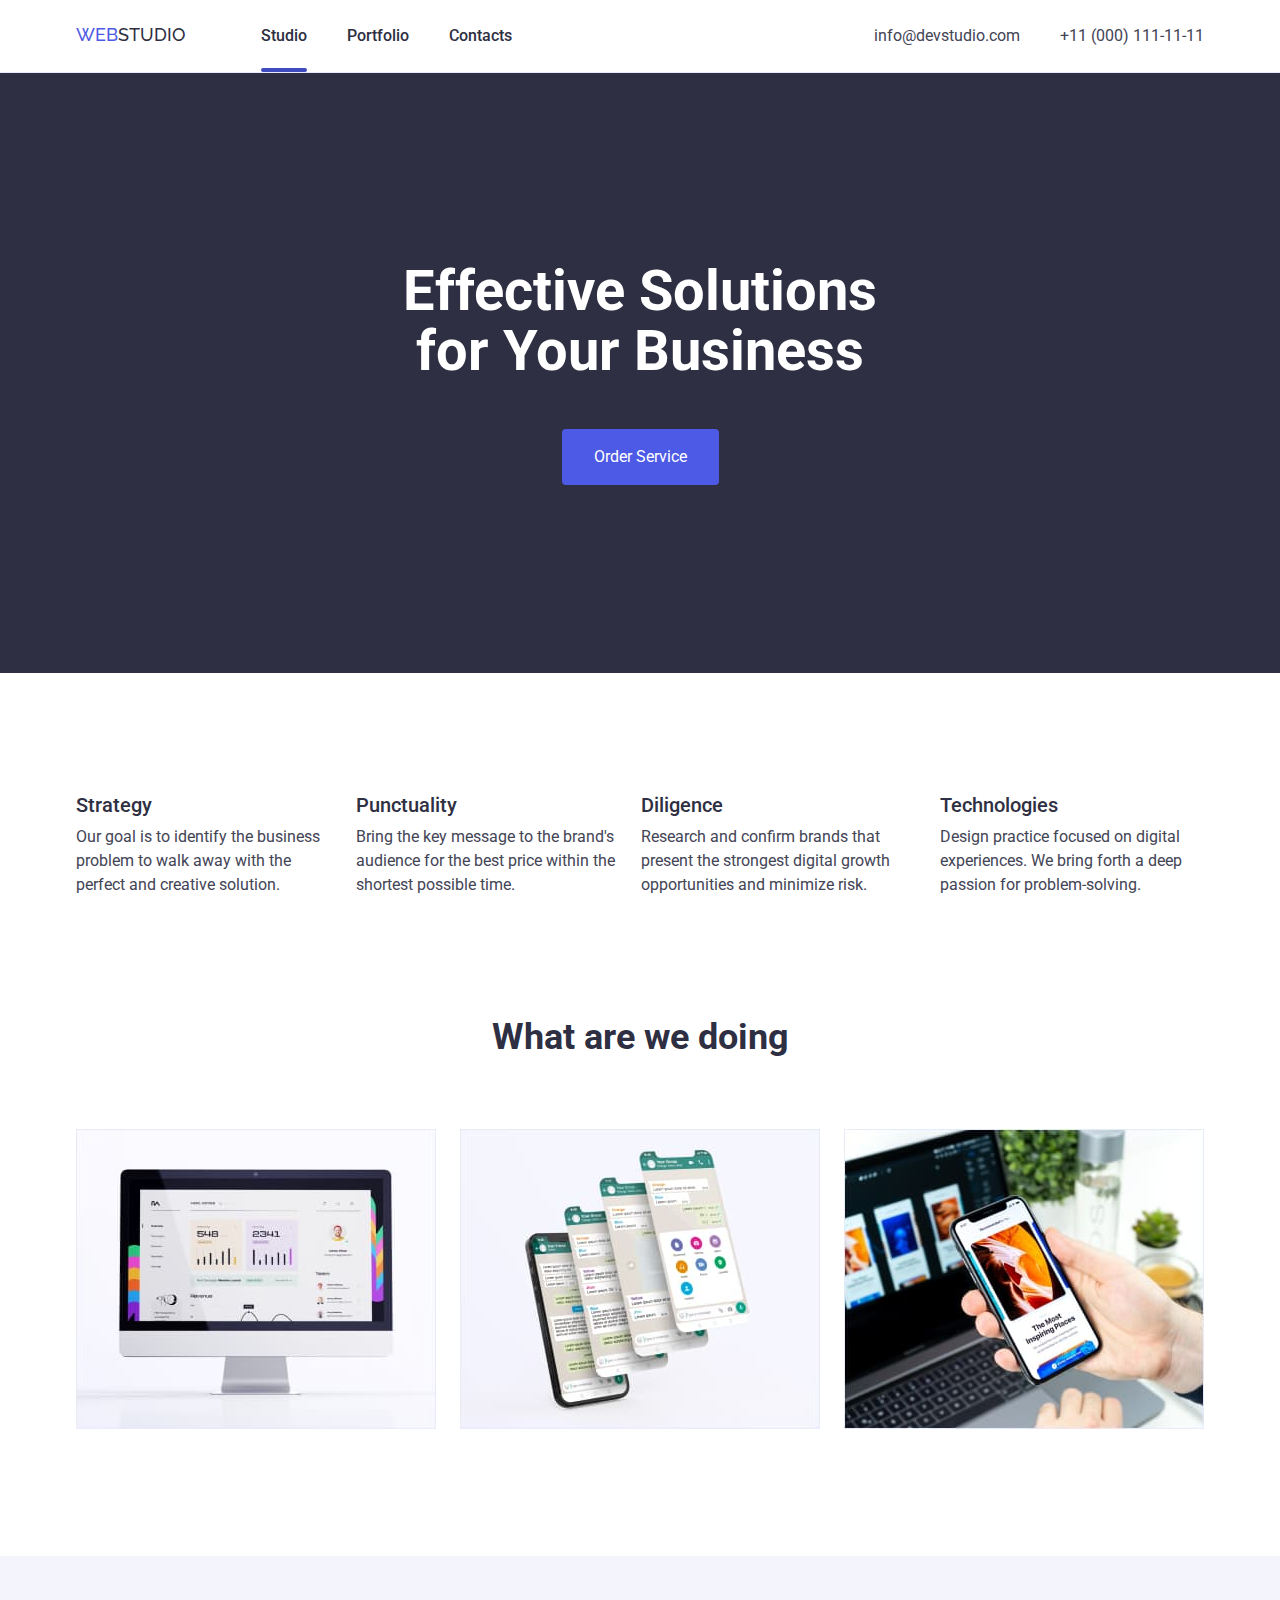
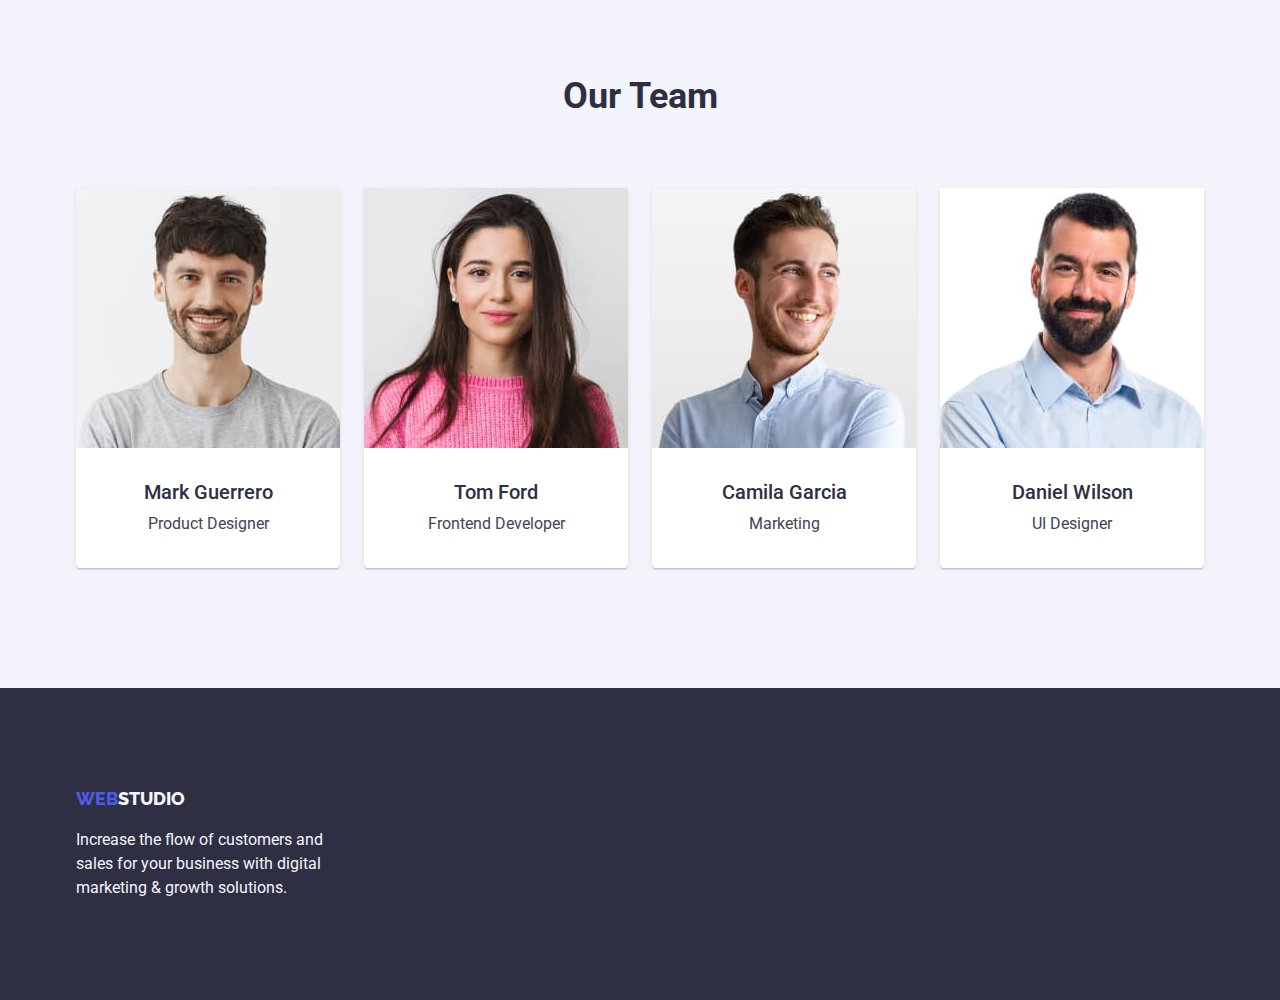
<file: index.html>
<!DOCTYPE html>
<html lang="en">
  <head>
  <meta charset="UTF-8" />
  <meta name="viewport" content="width=device-width, initial-scale=1.0" />
  <link rel="stylesheet" href="./css/modern-normalize.css" />
  <link rel="stylesheet" href="./css/styles.css" />
  <link rel="preconnect" href="https://fonts.googleapis.com" />
  <link rel="preconnect" href="https://fonts.gstatic.com" crossorigin />
  <link
    href="https://fonts.googleapis.com/css2?family=Raleway:wght@800&family=Roboto:wght@400;500;700;900&display=swap"
    rel="stylesheet"
  />
  <title>Web Studio</title>
</head>


  <body>
    <header class="header">
  <div class="container header__content">
    <nav class="header__nav">
      <a href="./index.html" class="logo">
        <span class="blue">web</span>studio
      </a>
      <ul>
        <li><a href="./index.html" data-path="index">Studio</a></li>
        <li><a href="./portfolio.html" data-path="portfolio">Portfolio</a></li>
        <li><a href="#">Contacts</a></li>
      </ul>
    </nav>

    <address class="header__contacts">
      <ul>
        <li><a href="mailto:info@devstudio.com">info@devstudio.com</a></li>
        <li><a href="tel:+110001111111">+11 (000) 111-11-11</a></li>
      </ul>
    </address>
  </div>
</header>


    <main>
      <section class="section section--hero">
        <div class="container hero__content">
          <h1>Effective Solutions for Your Business</h1>
          <button class="hero__button" type="button">Order Service</button>
        </div>
      </section>

      <section class="section description">
        <h2 class="visually-hidden"></h2>
        <div class="container">
          <ul class="description__wrapper">
            <li>
              <h3>Strategy</h3>
              <p>
                Our goal is to identify the business problem to walk away with
                the perfect and creative solution.
              </p>
            </li>

            <li>
              <h3>Punctuality</h3>
              <p>
                Bring the key message to the brand's audience for the best price
                within the shortest possible time.
              </p>
            </li>

            <li>
              <h3>Diligence</h3>
              <p>
                Research and confirm brands that present the strongest digital
                growth opportunities and minimize risk.
              </p>
            </li>

            <li>
              <h3>Technologies</h3>
              <p>
                Design practice focused on digital experiences. We bring forth a
                deep passion for problem-solving.
              </p>
            </li>
          </ul>
        </div>
      </section>

      <section class="section section--jobs">
        <div class="container">
          <h2 class="section__title">What are we doing</h2>
          <ul class="jobs__image-wrapper">
            <li>
              <img
                src="./images/description/img_1.jpg"
                width="360"
                height="300"
                alt="monitor"
              />
            </li>
            <li>
              <img
                src="./images/description/img_2.jpg"
                width="360"
                height="300"
                alt="screens"
              />
            </li>
            <li>
              <img
                src="./images/description/img_3.jpg"
                width="360"
                height="300"
                alt="smartphone"
              />
            </li>
          </ul>
        </div>
      </section>

      <section class="section section--team">
        <div class="container">
          <h2 class="section__title">Our Team</h2>
          <ul class="team__image-wrapper">
            <li class="team__card">
              <img
                src="./images/team/img_1.jpg"
                width="264"
                height="260"
                alt="Mark Guerrero"
              />
              <div class="team__card-footer">
                <h3 class="team__card-title">Mark Guerrero</h3>
                <p>Product Designer</p>
              </div>
            </li>

            <li class="team__card">
              <img
                src="./images/team/img_2.jpg"
                width="264"
                height="260"
                alt="Tom Ford"
              />
              <div class="team__card-footer">
                <h3 class="team__card-title">Tom Ford</h3>
                <p>Frontend Developer</p>
              </div>
            </li>

            <li class="team__card">
              <img
                src="./images/team/img_3.jpg"
                width="264"
                height="260"
                alt="Camila Garcia"
              />
              <div class="team__card-footer">
                <h3 class="team__card-title">Camila Garcia</h3>
                <p>Marketing</p>
              </div>
            </li>

            <li class="team__card">
              <img
                src="./images/team/img_4.jpg"
                width="264"
                height="260"
                alt="Daniel Wilson"
              />
              <div class="team__card-footer">
                <h3 class="team__card-title">Daniel Wilson</h3>
                <p>UI Designer</p>
              </div>
            </li>
          </ul>
        </div>
      </section>
    </main>

    <footer class="footer">
  <div class="container">
    <a href="./index.html" class="logo light">
      <span class="blue">web</span>studio
    </a>

    <p class="footer__description">
      Increase the flow of customers and sales for your business with digital
      marketing & growth solutions.
    </p>
  </div>
</footer>

<script src="./js/scripts.js"></script>

  </body>
</html>
</file>
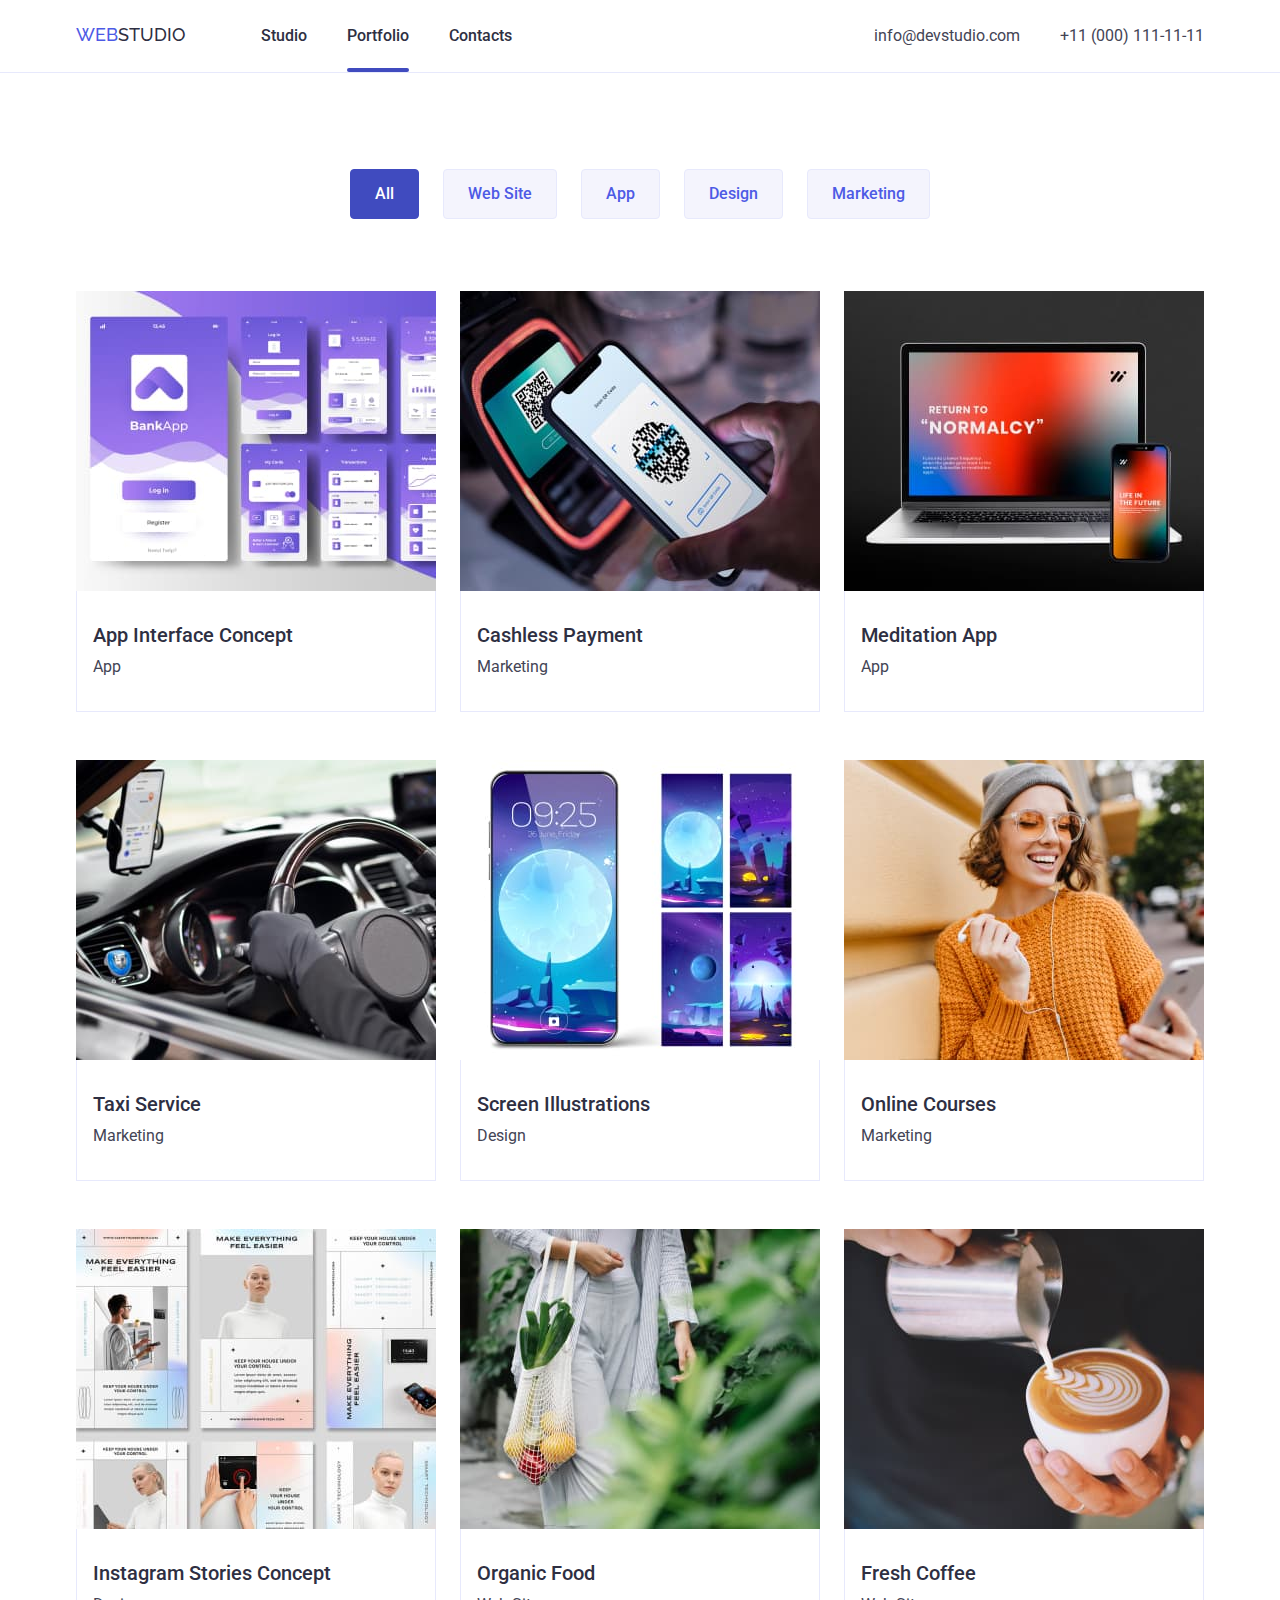
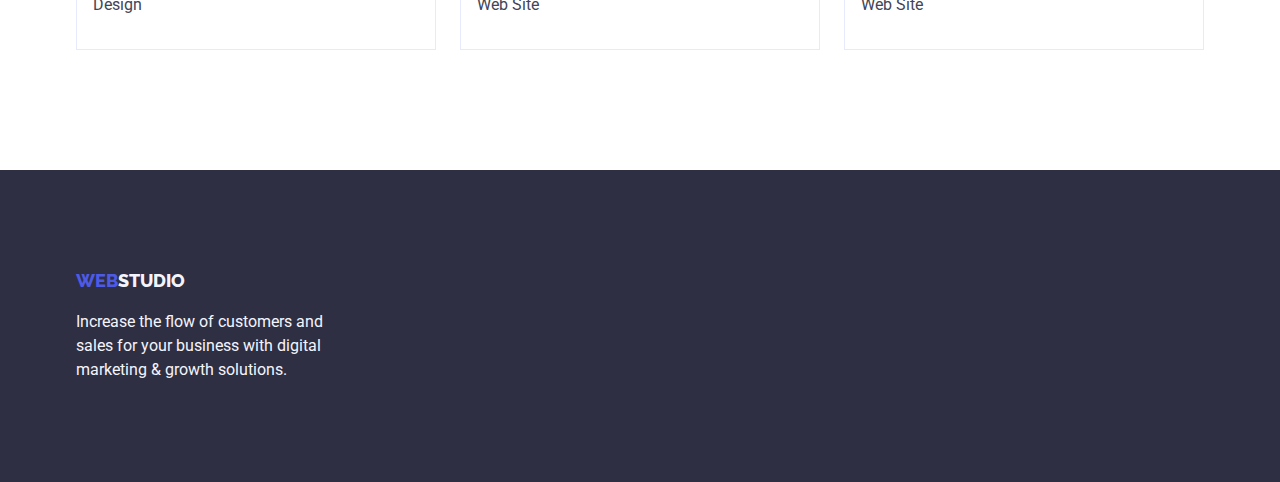
<file: portfolio.html>
<!DOCTYPE html>
<html lang="en">
  <head>
  <meta charset="UTF-8" />
  <meta name="viewport" content="width=device-width, initial-scale=1.0" />
  <link rel="stylesheet" href="./css/modern-normalize.css" />
  <link rel="stylesheet" href="./css/styles.css" />
  <link rel="preconnect" href="https://fonts.googleapis.com" />
  <link rel="preconnect" href="https://fonts.gstatic.com" crossorigin />
  <link
    href="https://fonts.googleapis.com/css2?family=Raleway:wght@800&family=Roboto:wght@400;500;700;900&display=swap"
    rel="stylesheet"
  />
  <title>Portfolio</title>
</head>


  <body>
    <header class="header">
  <div class="container header__content">
    <nav class="header__nav">
      <a href="./index.html" class="logo">
        <span class="blue">web</span>studio
      </a>
      <ul>
        <li><a href="./index.html" data-path="index">Studio</a></li>
        <li><a href="./portfolio.html" data-path="portfolio">Portfolio</a></li>
        <li><a href="#">Contacts</a></li>
      </ul>
    </nav>

    <address class="header__contacts">
      <ul>
        <li><a href="mailto:info@devstudio.com">info@devstudio.com</a></li>
        <li><a href="tel:+110001111111">+11 (000) 111-11-11</a></li>
      </ul>
    </address>
  </div>
</header>


    <main>
      <h1 class="visually-hidden"></h1>
      <section class="section section--projects">
        <div class="container">
          <ul class="tabs">
            <li><button class="active" type="button">All</button></li>
            <li><button type="button">Web Site</button></li>
            <li><button type="button">App</button></li>
            <li><button type="button">Design</button></li>
            <li><button type="button">Marketing</button></li>
          </ul>

          <ul class="projects__wrapper">
            <li class="projects__card">
              <a href="#">
                <img
                  src="./images/portfolio/img_1.jpg"
                  width="360"
                  height="300"
                  alt="Banking App Interface Concept"
                />
                <div class="projects__card-footer">
                  <h2 class="projects__card-title">App Interface Concept</h2>
                  <p>App</p>
                </div>
              </a>
            </li>
            <li class="projects__card">
              <a href="#">
                <img
                  src="./images/portfolio/img_2.jpg"
                  width="360"
                  height="300"
                  alt="Cashless Payment"
                />
                <div class="projects__card-footer">
                  <h2 class="projects__card-title">Cashless Payment</h2>
                  <p>Marketing</p>
                </div>
              </a>
            </li>
            <li class="projects__card">
              <a href="#">
                <img
                  src="./images/portfolio/img_3.jpg"
                  width="360"
                  height="300"
                  alt="Meditation App"
                />
                <div class="projects__card-footer">
                  <h2 class="projects__card-title">Meditation App</h2>
                  <p>App</p>
                </div>
              </a>
            </li>

            <li class="projects__card">
              <a href="#">
                <img
                  src="./images/portfolio/img_4.jpg"
                  width="360"
                  height="300"
                  alt="Taxi Service"
                />
                <div class="projects__card-footer">
                  <h2 class="projects__card-title">Taxi Service</h2>
                  <p>Marketing</p>
                </div>
              </a>
            </li>
            <li class="projects__card">
              <a href="#">
                <img
                  src="./images/portfolio/img_5.jpg"
                  width="360"
                  height="300"
                  alt="Screen Illustrations"
                />
                <div class="projects__card-footer">
                  <h2 class="projects__card-title">Screen Illustrations</h2>
                  <p>Design</p>
                </div>
              </a>
            </li>
            <li class="projects__card">
              <a href="#">
                <img
                  src="./images/portfolio/img_6.jpg"
                  width="360"
                  height="300"
                  alt="Online Courses"
                />
                <div class="projects__card-footer">
                  <h2 class="projects__card-title">Online Courses</h2>
                  <p>Marketing</p>
                </div>
              </a>
            </li>

            <li class="projects__card">
              <a href="#">
                <img
                  src="./images/portfolio/img_7.jpg"
                  width="360"
                  height="300"
                  alt="Instagram Stories Concept"
                />
                <div class="projects__card-footer">
                  <h2 class="projects__card-title">
                    Instagram Stories Concept
                  </h2>
                  <p>Design</p>
                </div>
              </a>
            </li>
            <li class="projects__card">
              <a href="#">
                <img
                  src="./images/portfolio/img_8.jpg"
                  width="360"
                  height="300"
                  alt="Organic Food"
                />
                <div class="projects__card-footer">
                  <h2 class="projects__card-title">Organic Food</h2>
                  <p>Web Site</p>
                </div>
              </a>
            </li>
            <li class="projects__card">
              <a href="#">
                <img
                  src="./images/portfolio/img_9.jpg"
                  width="360"
                  height="300"
                  alt="Fresh Coffee"
                />
                <div class="projects__card-footer">
                  <h2 class="projects__card-title">Fresh Coffee</h2>
                  <p>Web Site</p>
                </div>
              </a>
            </li>
          </ul>
        </div>
      </section>
    </main>

    <footer class="footer">
  <div class="container">
    <a href="./index.html" class="logo light">
      <span class="blue">web</span>studio
    </a>

    <p class="footer__description">
      Increase the flow of customers and sales for your business with digital
      marketing & growth solutions.
    </p>
  </div>
</footer>

<script src="./js/scripts.js"></script>

  </body>
</html>
</file>
<file: css/styles.css>
/* GENERAL */
:root {
  --slate: #434455;
  --white: #ffffff;
  --cornflower: #e7e9fc;
  --navy-blue: #2e2f42;
  --iris: #4d5ae5;
  --ocean: #404bbf;
  --cloud: #f4f4fd;

  --card-hover-shadow: 0px 2px 1px 0px #2e2f4214, 0px 1px 1px 0px #2e2f4229,
    0px 1px 6px 0px #2e2f4214;
  --tab-hover-shadow: 0px 2px 2px 0px #0000001f, 0px 2px 1px 0px #00000014,
    0px 3px 1px 0px #0000001a;
  --button-hover-shadow: 0px 4px 4px 0px #00000026;
}

body {
  font-family: Roboto, sans-serif;
  color: var(--slate);
  font-size: 16px;
  line-height: 24px;
  background-color: #fff;
}

h1,
h2,
h3,
p {
  margin: 0;
}

address {
  font-style: normal;
}

a {
  color: var(--slate);
  text-decoration: none;
}

button {
  font-family: inherit;
  font-size: inherit;
  line-height: inherit;
  border: none;
  cursor: pointer;
}

a,
button {
  transition: all 0.2s ease-in-out;
}

ul {
  list-style-type: none;
  margin: 0;
  padding: 0;
}

.container {
  max-width: 1128px;
  width: 98%;
  margin: 0 auto;
}

.visually-hidden {
  position: absolute;
  width: 1px;
  height: 1px;
  margin: -1px;
  border: 0;
  padding: 0;
  white-space: nowrap;
  clip-path: inset(100%);
  clip: rect(0 0 0 0);
  overflow: hidden;
}

/* HEADER */
.header {
  background-color: var(--white);
  border-bottom: 1px solid var(--cornflower);
}

.header__content {
  display: flex;
  justify-content: space-between;
  align-items: center;
}

.header__nav {
  display: flex;
  gap: 76px;
}

.header__nav a {
  display: block;
  color: var(--navy-blue);
  font-weight: 500;
  position: relative;
  padding: 24px 0;
}

.header__nav a:after {
  content: "";
  display: block;
  position: absolute;
  width: 100%;
  height: 4px;
  left: 0;
  bottom: 0;
  border-radius: 2px;
  background-color: var(--ocean);
  opacity: 0;
}

.header__nav a.active:after {
  opacity: 1;
}

.header__nav a:hover {
  color: var(--iris);
}

.header__contacts ul,
.header__nav ul {
  display: flex;
  gap: 40px;
}

.header__contacts a {
  padding: 24px 0;
}

.header__contacts a:hover {
  color: var(--iris);
}

/* FOOTER */
.footer {
  color: var(--cloud);
  background-color: var(--navy-blue);
  padding: 100px 0;
}

.footer__description {
  width: 264px;
  color: var(--cloud);
  margin-top: 16px;
}

/* LOGO */
.logo {
  font-family: Raleway, sans-serif;
  font-weight: 800;
  font-size: 18px;
  line-height: 21px;
  text-transform: uppercase;
  color: var(--navy-blue);
}

.logo.light {
  color: var(--cloud);
}

.logo .blue {
  color: var(--iris);
}

.section {
  padding: 120px 0;
}

.section--hero {
  padding: 188px 0;
  background-color: var(--navy-blue);
}

.section--projects {
  padding-top: 96px;
}

.section--jobs {
  padding-top: 0;
}

.section--team {
  background-color: var(--cloud);
}

/* MAIN PAGE */
.hero__content {
  display: flex;
  flex-direction: column;
  justify-content: center;
  align-items: center;
  gap: 48px;
}

.hero__content h1 {
  max-width: 45%;
  color: var(--white);
  font-weight: 700;
  font-size: 56px;
  line-height: 60px;
  text-align: center;
}

.hero__button {
  background-color: var(--iris);
  color: var(--white);
  padding: 16px 32px;
  border-radius: 4px;
}

.hero__button:hover {
  background-color: var(--ocean);
  box-shadow: var(--button-hover-shadow);
}

.description__wrapper {
  display: flex;
  gap: 24px;
}

.description__wrapper h3 {
  color: var(--navy-blue);
  font-weight: 500;
  font-size: 20px;
  margin-bottom: 8px;
}

.section__title {
  color: var(--navy-blue);
  font-weight: 700;
  font-size: 36px;
  line-height: 40px;
  text-align: center;
  margin-bottom: 72px;
}

.jobs__image-wrapper {
  display: flex;
  justify-content: space-between;
}

.team__image-wrapper {
  display: flex;
  justify-content: space-between;
}

.team__card {
  width: fit-content;
  background-color: var(--white);
  border-radius: 0 0 4px 4px;
  box-shadow: var(--card-hover-shadow);
}

.team__card img {
  display: block;
}

.team__card-footer {
  display: flex;
  flex-direction: column;
  gap: 8px;
  align-items: center;
  padding: 32px 16px;
}

.team__card-title {
  color: var(--navy-blue);
  font-weight: 500;
  font-size: 20px;
}

/* PORTFOLIO PAGE */
.projects__wrapper {
  display: grid;
  grid-template-columns: repeat(3, minmax(200px, 1fr));
  grid-row-gap: 48px;
  grid-column-gap: 24px;
}

.tabs {
  display: flex;
  justify-content: center;
  align-items: center;
  gap: 24px;
  margin-bottom: 72px;
}

.tabs button {
  background-color: var(--cloud);
  color: var(--iris);
  font-weight: 500;
  padding: 12px 24px;
  border: 1px solid var(--cornflower);
  border-radius: 4px;
}

.tabs button:not(.active):hover {
  box-shadow: var(--tab-hover-shadow);
}

.tabs button:hover,
.tabs button.active {
  background-color: var(--ocean);
  color: var(--white);
  border-color: var(--ocean);
}

.projects__card {
  cursor: pointer;
  transition: box-shadow 0.2s ease-in-out;
}

.projects__card img {
  display: block;
}

.projects__card-title {
  color: var(--navy-blue);
  font-weight: 500;
  font-size: 20px;
}

.projects__card-footer {
  padding: 32px 16px;
  border: 1px solid var(--cornflower);
  border-top: 0;
}

.projects__card-footer h2 {
  margin-bottom: 8px;
}

.projects__card:hover {
  box-shadow: var(--card-hover-shadow);
}
</file>
